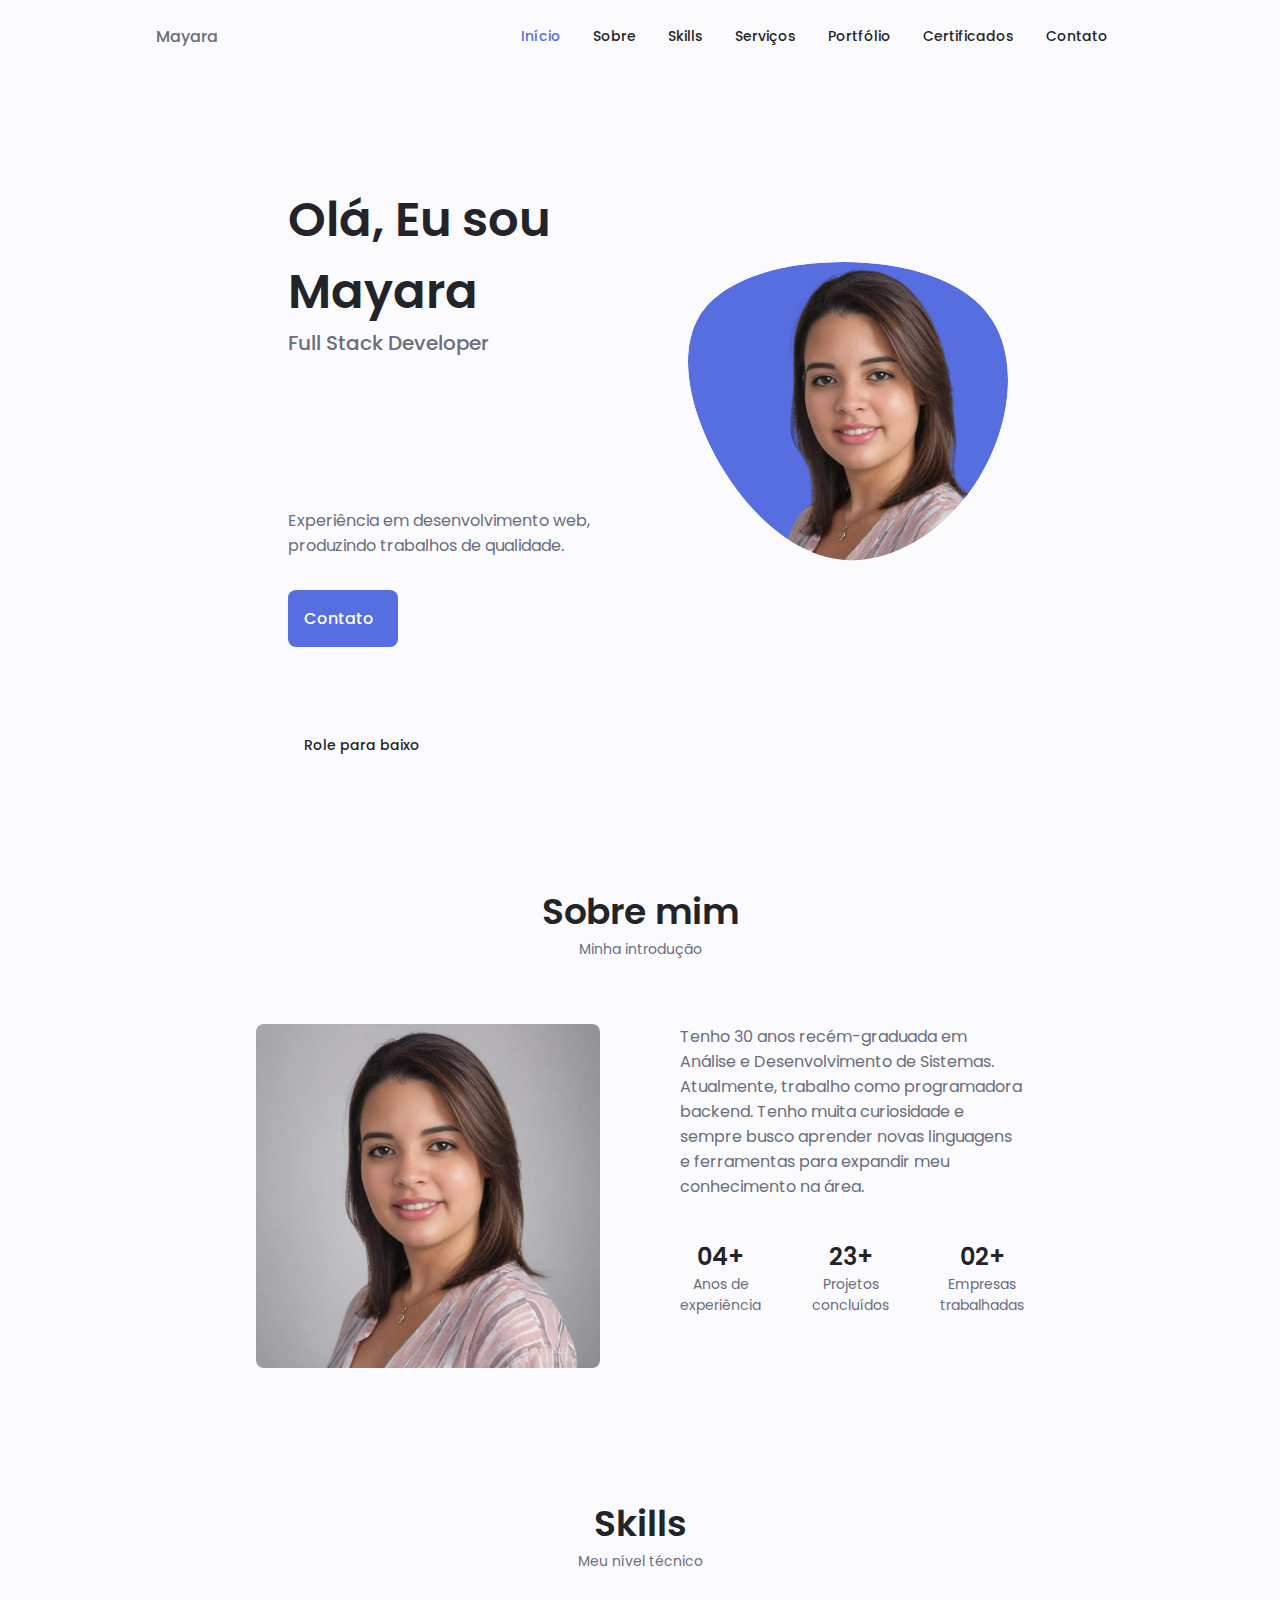
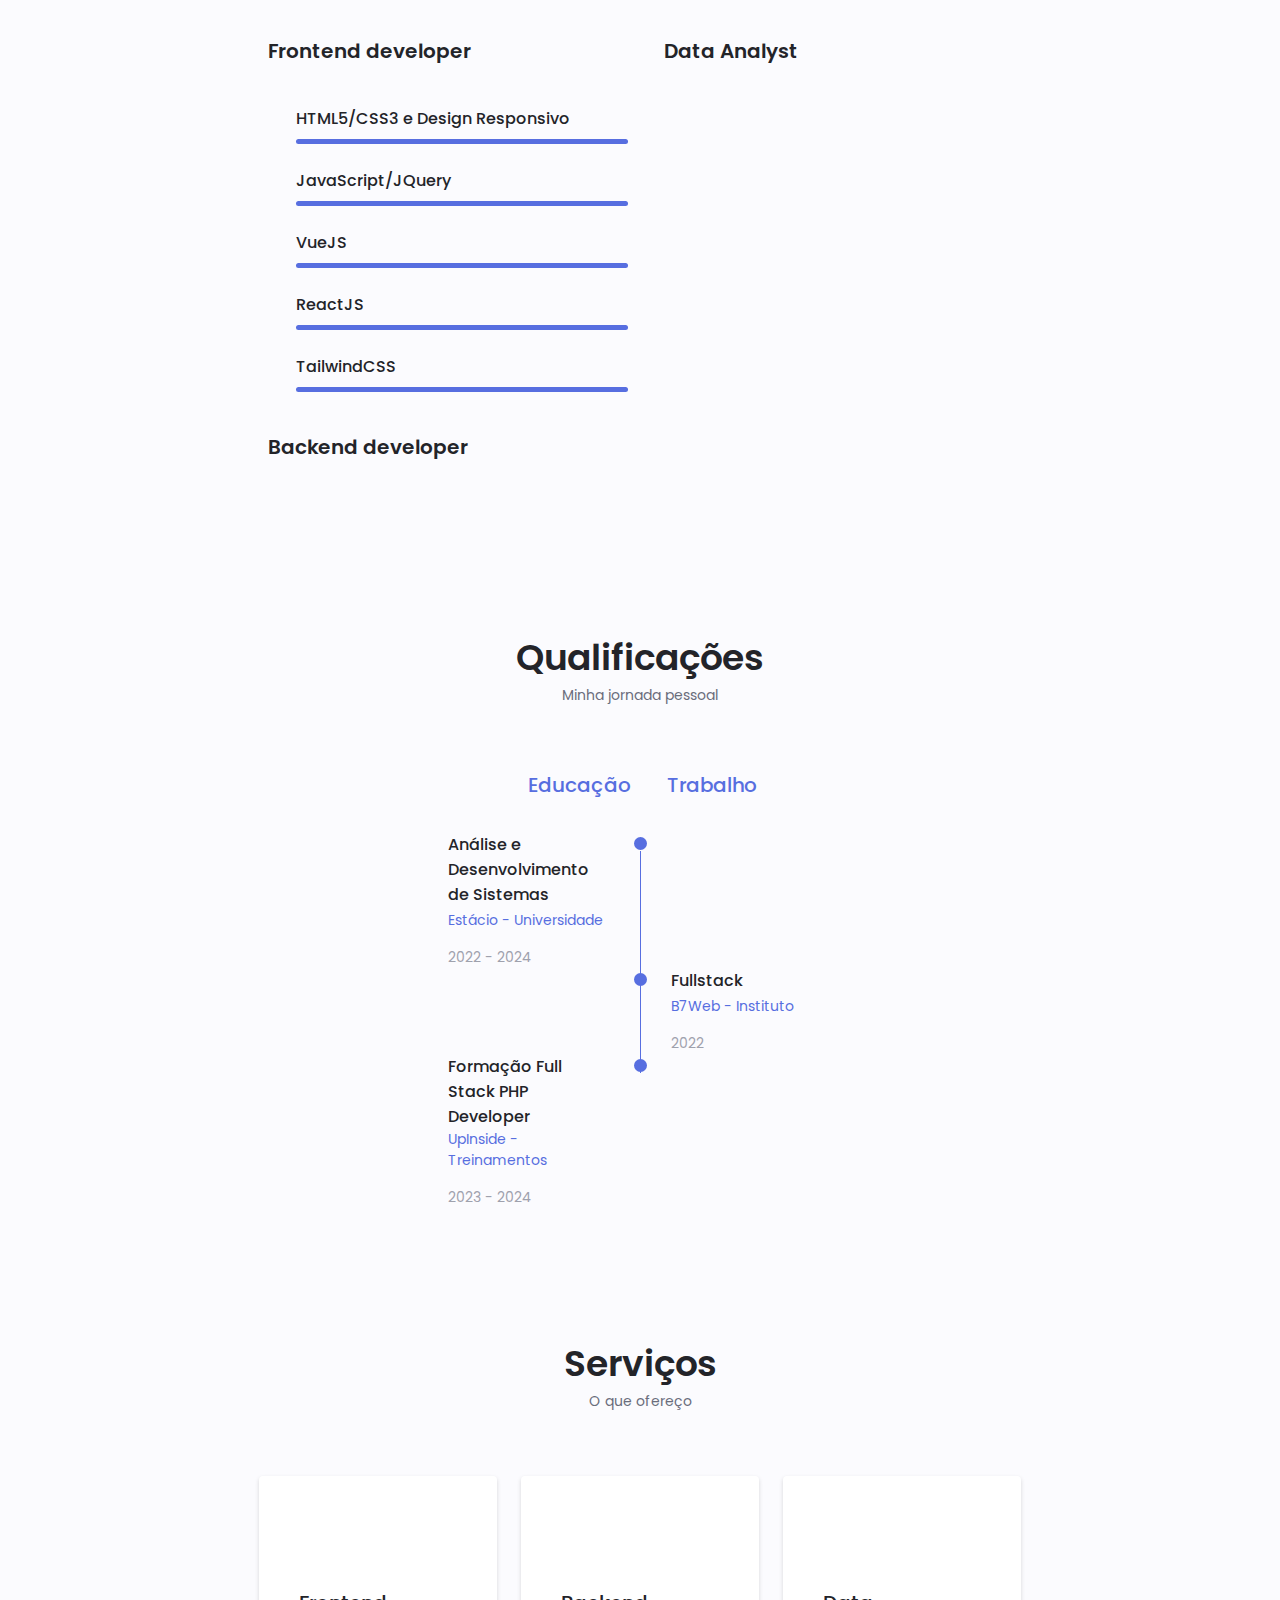
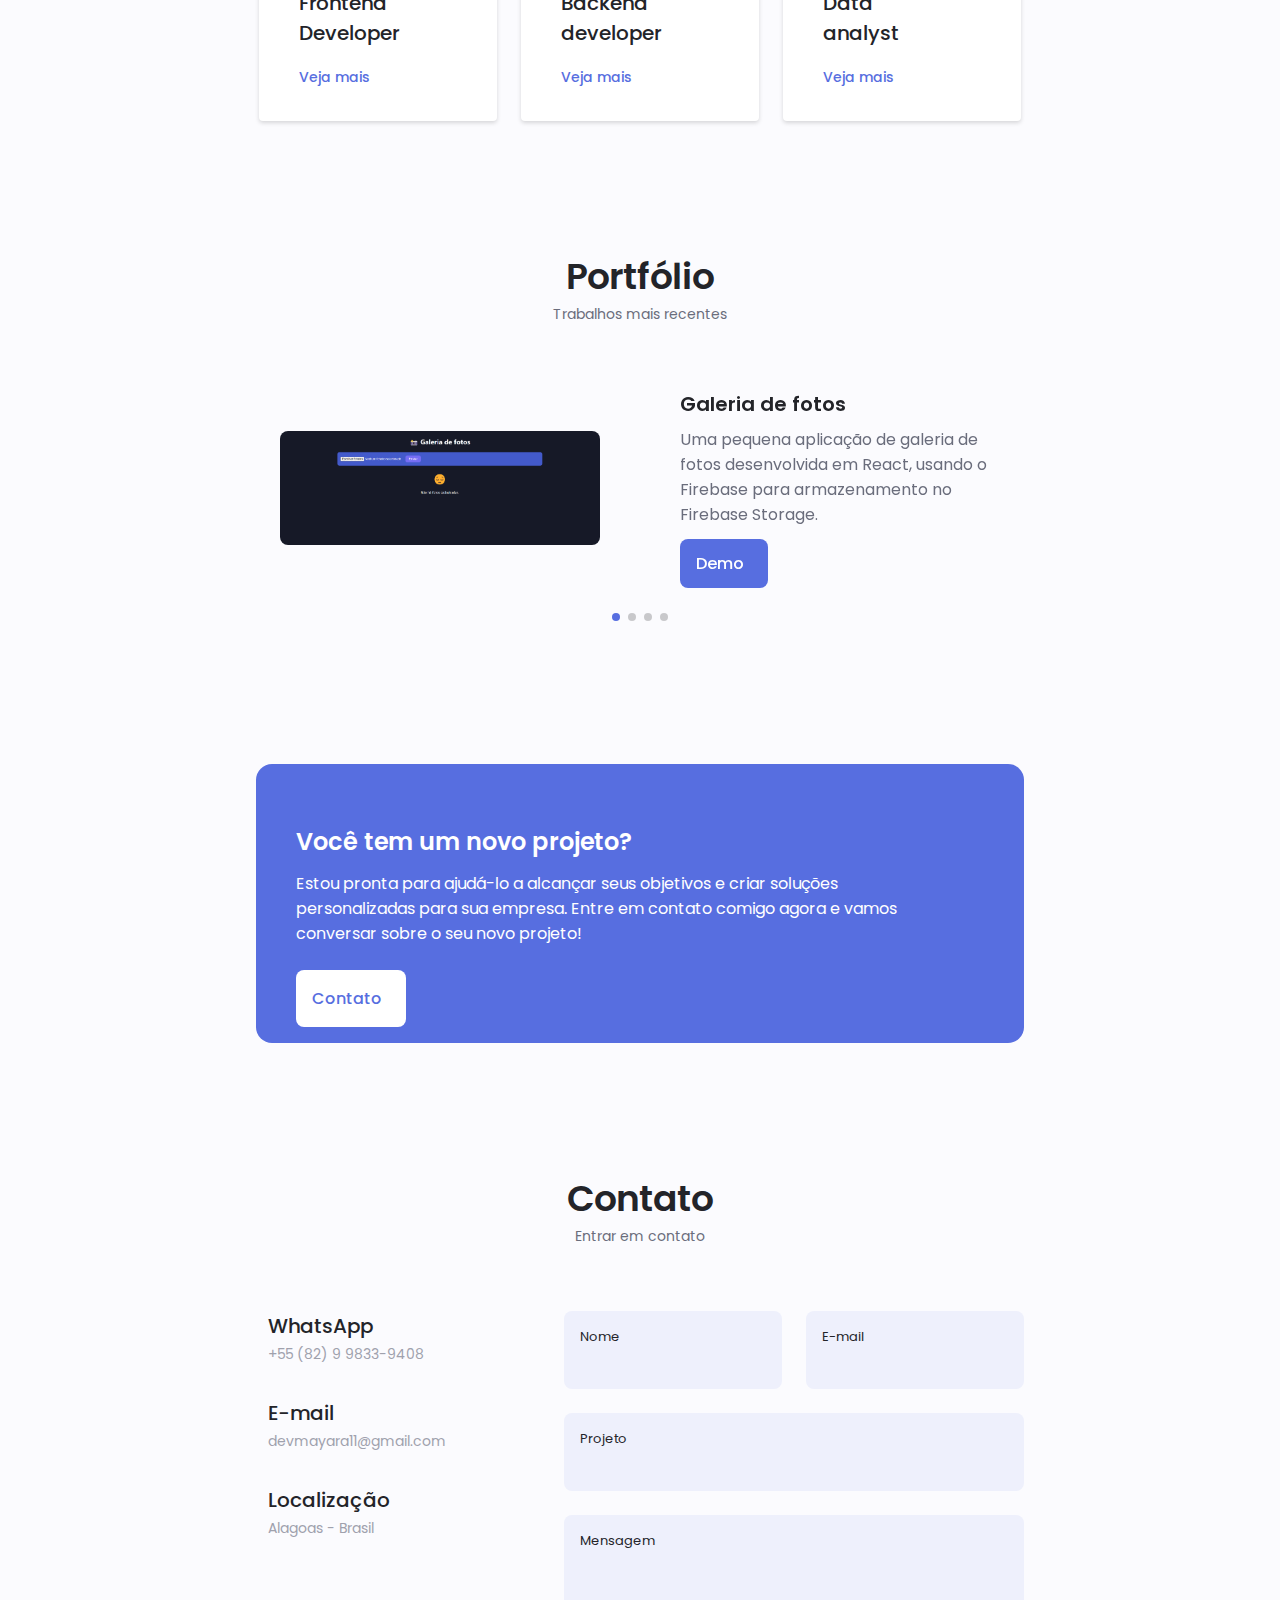
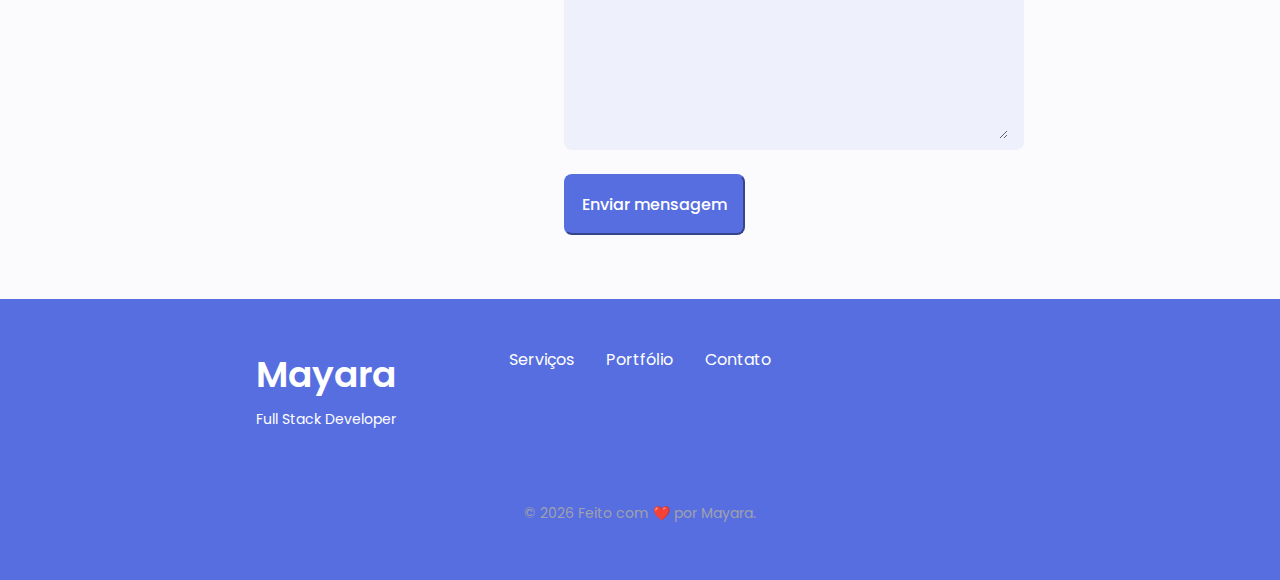
<file: index.html>
<!DOCTYPE html>
<html lang="pt-BR">
<head>
    <meta name="google-site-verification" content="_wXUs9ttT-hyVL7e1yBxZtF8plx0DL5mMshofgaExWY" />
    <meta charset="UTF-8">
    <meta http-equiv="X-UA-Compatible" content="IE=edge">
    <meta name="viewport" content="width=device-width, initial-scale=1.0">
    <link rel="shortcut icon" type="image/x-icon" href="assets/img/favicon-16x16.png">
    <link rel="stylesheet" href="https://unicons.iconscout.com/release/v3.0.6/css/line.css">
    <link rel="stylesheet" href="assets/css/swiper-bundle.min.css">
    <link rel="stylesheet" href="assets/css/styles.css">

    <title>Portfólio | Mayara Silva</title>
<body>
    
    <!--==================== HEADER ====================-->
    <header class="header" id="header">
        <nav class="nav container">
            <a href="#" class="nav__logo">Mayara</a>

            <div class="nav__menu" id="nav-menu">
                <ul class="nav__list grid">
                    <li class="nav__item">
                        <a href="#home" class="nav__link active-link">
                            <i class="uil uil-estate nav__icon"></i>Início
                        </a>
                    </li>
                    <li class="nav__item">
                        <a href="#about" class="nav__link">
                            <i class="uil uil-user nav__icon"></i>Sobre
                        </a>
                    </li>
                    <li class="nav__item">
                        <a href="#skills" class="nav__link">
                            <i class="uil uil-file-alt nav__icon"></i>Skills
                        </a>
                    </li>
                    <li class="nav__item">
                        <a href="#services" class="nav__link">
                            <i class="uil uil-briefcase-alt nav__icon"></i>Serviços
                        </a>
                    </li>
                    <li class="nav__item">
                        <a href="#portfolio" class="nav__link">
                            <i class="uil uil-scenery nav__icon"></i>Portfólio
                        </a>
                    </li>
                    <li class="nav__item">
                        <a href="assets/views/certificates.html" class="nav__link">
                            <i class="uil uil-trophy nav__icon"></i>Certificados
                        </a>
                    </li>
                    <li class="nav__item">
                        <a href="#contact" class="nav__link">
                            <i class="uil uil-message nav__icon"></i>Contato
                        </a>
                    </li>
                </ul>
                <i class="uil uil-times nav__close" id="nav-close"></i>
            </div>

            <div class="nav__btns">
                <!-- Theme change button -->
                <i class="uil uil-moon change-theme" id="theme-button"></i>

                <div class="nav__toggle" id="nav-toggle">
                    <i class="uil uil-list-ul"></i>
                </div>
            </div>
        </nav>
    </header>
    
    <!--==================== MAIN ====================-->
    <main class="main">
        <!--==================== HOME ====================-->
        <section class="home section" id="home">
            <div class="home__container container grid">
                <div class="home__content grid">
                    <div class="home__social">
                        <a href="https://www.linkedin.com/in/devmayara/" title="Linkedin" target="_blank" class="home__social-icon">
                            <i class="uil uil-linkedin-alt"></i>
                        </a>
                        <a href="https://github.com/devmayara" title="GitHub" target="_blank" class="home__social-icon">
                            <i class='uil uil-github-alt'></i>
                        </a>
                        <a href="https://www.instagram.com/devmayara/" title="Instagram" target="_blank" class="home__social-icon">
                            <i class='uil uil-instagram'></i>
                        </a>
                    </div>

                    <div class="home__img">
                        <svg class="home__blob" viewBox="0 0 200 187" xmlns="http://www.w3.org/2000/svg" xmlns:xlink="http://www.w3.org/1999/xlink">
                            <mask id="mask0" mask-type="alpha">
                                <path d="M190.312 36.4879C206.582 62.1187 201.309 102.826 182.328 134.186C163.346 165.547 
                                130.807 187.559 100.226 186.353C69.6454 185.297 41.0228 161.023 21.7403 129.362C2.45775 
                                97.8511 -7.48481 59.1033 6.67581 34.5279C20.9871 10.1032 59.7028 -0.149132 97.9666 
                                0.00163737C136.23 0.303176 174.193 10.857 190.312 36.4879Z"/>
                            </mask>
                            <g mask="url(#mask0)">
                                <path d="M190.312 36.4879C206.582 62.1187 201.309 102.826 182.328 134.186C163.346 
                                165.547 130.807 187.559 100.226 186.353C69.6454 185.297 41.0228 161.023 21.7403 
                                129.362C2.45775 97.8511 -7.48481 59.1033 6.67581 34.5279C20.9871 10.1032 59.7028 
                                -0.149132 97.9666 0.00163737C136.23 0.303176 174.193 10.857 190.312 36.4879Z"/>
                                
                                <image class="home__blob-img" x="12" y="0" xlink:href="assets/img/perfil.png"/>
                            </g>
                        </svg>
                    </div>

                    <div class="home__data">
                        <h1 class="home__title">Olá, Eu sou Mayara</h1>
                        <h3 class="home__subtitle">Full Stack Developer</h3>
                        <p class="home__description">
                            Experiência em desenvolvimento web, produzindo trabalhos de qualidade.
                        </p>
                        <a href="#contact" class="button button--flex">
                            Contato<i class="uil uil-message button__icon"></i>
                        </a>
                    </div>
                </div>

                <div class="home__scroll">
                    <a href="#about" class="home__scroll-button button--flex">
                        <i class="uil uil-mouse-alt home__scroll-mouse"></i>
                        <span class="home__scroll-name">Role para baixo</span>
                        <i class="uil uil-arrow-down home__scroll-arrow"></i>
                    </a>
                </div>
            </div>
        </section>

        <!--==================== ABOUT ====================-->
        <section class="about section" id="about">
            <h2 class="section__title">Sobre mim</h2>
            <span class="section__subtitle">Minha introdução</span>

            <div class="about__container container grid">
                <img src="assets/img/about.jpg" alt="" class="about__img">

                <div class="about__data">
                    <p class="about__description">
                        Tenho <span id="age"></span> anos recém-graduada em Análise e Desenvolvimento de Sistemas. Atualmente, trabalho como programadora backend. Tenho muita curiosidade e sempre busco aprender novas linguagens e ferramentas para expandir meu conhecimento na área.
                    </p>

                    <div class="about__info">
                        <div>
                            <span class="about__info-title">04+</span>
                            <span class="about__info-name">Anos de <br> experiência</span>
                        </div>

                        <div>
                            <span class="about__info-title">23+</span>
                            <span class="about__info-name">Projetos <br> concluídos</span>
                        </div>

                        <div>
                            <span class="about__info-title">02+</span>
                            <span class="about__info-name">Empresas <br> trabalhadas</span>
                        </div>
                    </div>

                    <!-- Trazer automaticamente do linkedin -->
                    <!-- <div class="about__buttons">
                        <a download="" href="assets/pdf/" class="button button--flex">
                            Download CV<i class="uil uil-download-alt button__icon"></i>
                        </a>
                    </div> -->
                </div>
            </div>
        </section>

        <!--==================== SKILLS ====================-->
        <section class="skills section" id="skills">
            <h2 class="section__title">Skills</h2>
            <span class="section__subtitle">Meu nível técnico</span>

            <div class="skills__container container grid">
                <div>
                    <!--==================== SKILL 1 ====================-->
                    <div class="skills__content skills__open">
                        <div class="skills__header">
                            <i class="uil uil-brackets-curly skills__icon"></i>

                            <div>
                                <h1 class="skills__title">Frontend developer</h1>
                                <!-- <span class="skills__subtitle">Mais de 0 anos</span> -->
                            </div>

                            <i class="uil uil-angle-down skills__arrow"></i>
                        </div>

                        <div class="skills__list grid">
                            <div class="skills__data">
                                <div class="skills__titles">
                                    <h3 class="skills__name">HTML5/CSS3 e Design Responsivo</h3>
                                </div>
                                <div class="skills_bar">
                                    <span class="skills__percentage skills__html"></span>
                                </div>
                            </div>
                            
                            <div class="skills__data">
                                <div class="skills__titles">
                                    <h3 class="skills__name">JavaScript/JQuery</h3>
                                </div>
                                <div class="skills_bar">
                                    <span class="skills__percentage skills__js"></span>
                                </div>
                            </div>
                            
                            <div class="skills__data">
                                <div class="skills__titles">
                                    <h3 class="skills__name">VueJS</h3>
                                </div>
                                <div class="skills_bar">
                                    <span class="skills__percentage skills__VueJS"></span>
                                </div>
                            </div>
                            
                            <div class="skills__data">
                                <div class="skills__titles">
                                    <h3 class="skills__name">ReactJS</h3>
                                </div>
                                <div class="skills_bar">
                                    <span class="skills__percentage skills__react"></span>
                                </div>
                            </div>
                            
                            <div class="skills__data">
                                <div class="skills__titles">
                                    <h3 class="skills__name">TailwindCSS</h3>
                                </div>
                                <div class="skills_bar">
                                    <span class="skills__percentage skills__tailwind"></span>
                                </div>
                            </div>
                        </div>
                    </div>
                    
                    <!--==================== SKILL 2 ====================-->
                    <div class="skills__content skills__close">
                        <div class="skills__header">
                            <i class="uil uil-server-network skills__icon"></i>

                            <div>
                                <h1 class="skills__title">Backend developer</h1>
                                <!-- <span class="skills__subtitle">Mais de 0 anos</span> -->
                            </div>

                            <i class="uil uil-angle-down skills__arrow"></i>
                        </div>

                        <div class="skills__list grid">
                            <div class="skills__data">
                                <div class="skills__titles">
                                    <h3 class="skills__name">PHP</h3>
                                </div>
                                <div class="skills_bar">
                                    <span class="skills__percentage skills__php"></span>
                                </div>
                            </div>
                            
                            <div class="skills__data">
                                <div class="skills__titles">
                                    <h3 class="skills__name">Laravel</h3>
                                </div>
                                <div class="skills_bar">
                                    <span class="skills__percentage skills__laravel"></span>
                                </div>
                            </div>
                            
                            <div class="skills__data">
                                <div class="skills__titles">
                                    <h3 class="skills__name">Yii2 Framework</h3>
                                </div>
                                <div class="skills_bar">
                                    <span class="skills__percentage skills__yii"></span>
                                </div>
                            </div>
                            
                            <div class="skills__data">
                                <div class="skills__titles">
                                    <h3 class="skills__name">NodeJS</h3>
                                </div>
                                <div class="skills_bar">
                                    <span class="skills__percentage skills__nodejs"></span>
                                </div>
                            </div>
                            
                            <div class="skills__data">
                                <div class="skills__titles">
                                    <h3 class="skills__name">API RESTful</h3>
                                </div>
                                <div class="skills_bar">
                                    <span class="skills__percentage skills__apirestfull"></span>
                                </div>
                            </div>
                        </div>
                    </div>
                </div>
                    
                <!--==================== SKILL 3 ====================-->
                <div class="skills__content skills__close">
                    <div class="skills__header">
                        <i class="uil uil-graph-bar skills__icon"></i>

                        <div>
                            <h1 class="skills__title">Data Analyst</h1>
                            <!-- <span class="skills__subtitle">Mais de 0 anos</span> -->
                        </div>

                        <i class="uil uil-angle-down skills__arrow"></i>
                    </div>

                    <div class="skills__list grid">
                        <div class="skills__data">
                            <div class="skills__titles">
                                <h3 class="skills__name">Estatísticas</h3>
                            </div>
                            <div class="skills_bar">
                                <span class="skills__percentage skills__estatística"></span>
                            </div>
                        </div>

                        <div class="skills__data">
                            <div class="skills__titles">
                                <h3 class="skills__name">Habilidade com MySQL, PostgreSQL e MongoDB.</h3>
                            </div>
                            <div class="skills_bar">
                                <span class="skills__percentage skills__mysql"></span>
                            </div>
                        </div>
                    </div>
                </div>
            </div>
        </section>

        <!--==================== QUALIFICATION ====================-->
        <section class="qualification section" id="qualification">
            <h2 class="section__title">Qualificações</h2>
            <span class="section__subtitle">Minha jornada pessoal</span>

            <div class="qualification__container container">
                <div class="qualification__tabs">
                    <div class="qualification__button button--flex qualification__active" data-target='#education'>
                        <i class="uil uil-graduation-cap qualification__icon"></i>
                        Educação
                    </div>

                    <div class="qualification__button button--flex" data-target='#work'>
                        <i class="uil uil-briefcase-alt qualification__icon"></i>
                        Trabalho
                    </div>
                </div>

                <div class="qualification__sections">
                    <!--==================== QUALIFICATION CONTENT 1 ====================-->
                    <div class="qualification__content qualification__active" data-content id="education">
                        <!--==================== QUALIFICATION 1 ====================-->
                        <div class="qualification__data">
                            <div>
                                <h3 class="qualification__title">Análise e Desenvolvimento de Sistemas</h3>
                                <span class="qualification__subtitle">Estácio - Universidade</span>
                                <div class="qualification__calendar">
                                    <i class="uil uil-calendar-alt"></i>
                                    2022 - 2024
                                </div>
                            </div>

                            <div>
                                <span class="qualification__rounder"></span>
                                <span class="qualification__line"></span>
                            </div>
                        </div>

                        <!--==================== QUALIFICATION 2 ====================-->
                        <div class="qualification__data">
                            <div></div>

                            <div>
                                <span class="qualification__rounder"></span>
                                <span class="qualification__line"></span>
                            </div>

                            <div>
                                <h3 class="qualification__title">Fullstack</h3>
                                <span class="qualification__subtitle">B7Web - Instituto</span>
                                <div class="qualification__calendar">
                                    <i class="uil uil-calendar-alt"></i>
                                    2022
                                </div>
                            </div>
                        </div>

                        <!--==================== QUALIFICATION 3 ====================-->
                        <div class="qualification__data">
                            <div>
                                <h3 class="qualification__title">Formação Full Stack PHP Developer</h3>
                                <span class="qualification__subtitle">UpInside - Treinamentos</span>
                                <div class="qualification__calendar">
                                    <i class="uil uil-calendar-alt"></i>
                                    2023 - 2024
                                </div>
                            </div>

                            <div>
                                <span class="qualification__rounder"></span>
                                <!-- <span class="qualification__line"></span> -->
                            </div>
                        </div>
                    </div>

                    <!--==================== QUALIFICATION CONTENT 2 ====================-->
                    <div class="qualification__content" data-content id="work">
                        <!--==================== QUALIFICATION 1 ====================-->
                        <div class="qualification__data">
                            <div>
                                <h3 class="qualification__title">Auxiliar de Programador</h3>
                                <span class="qualification__subtitle">YanTec - Alagoas</span>
                                <div class="qualification__calendar">
                                    <i class="uil uil-calendar-alt"></i>
                                    2021 - 2022
                                </div>
                            </div>

                            <div>
                                <span class="qualification__rounder"></span>
                                <span class="qualification__line"></span>
                            </div>
                        </div>
                        <!--==================== QUALIFICATION 2 ====================-->
                        <div class="qualification__data">
                            <div></div>

                            <div>
                                <span class="qualification__rounder"></span>
                                <!-- <span class="qualification__line"></span> -->
                            </div>

                            <div>
                                <h3 class="qualification__title">Programadora Backend</h3>
                                <span class="qualification__subtitle">id5 - Alagoas</span>
                                <div class="qualification__calendar">
                                    <i class="uil uil-calendar-alt"></i>
                                    2022
                                </div>
                            </div>
                        </div>
                    </div>
                </div>
            </div>
        </section>

        <!--==================== SERVICES ====================-->
        <section class="services section" id="services">
            <h2 class="section__title">Serviços</h2>
            <span class="section__subtitle">O que ofereço</span>
            
            <div class="services__container container grid">
                <!--==================== SERVICE 1 ====================-->
                <div class="services__content">
                    <div>
                        <i class="uil uil-brackets-curly services__icon"></i>
                        <h3 class="services__title">Frontend <br> Developer</h3>
                    </div>

                    <span class="button button--flex button--small button--link services__button">
                        Veja mais
                        <i class="uil uil-arrow-right button__icon"></i>
                    </span>

                    <div class="services__modal">
                        <div class="services__modal-content">
                            <h4 class="services__modal-title">Frontend <br> Developer</h4>
                            <i class="uil uil-times services__modal-close"></i>

                            <ul class="services__modal-services grid">
                                <li class="services__modal-service">
                                    <i class="uil uil-check-circle services__modal-icon"></i>
                                    <p>Eu desenvolvo a interface do usuário.</p>
                                </li>
                                <li class="services__modal-service">
                                    <i class="uil uil-check-circle services__modal-icon"></i>
                                    <p>Desenvolvimento de página web.</p>
                                </li>
                                <li class="services__modal-service">
                                    <i class="uil uil-check-circle services__modal-icon"></i>
                                    <p>Crio interações.</p>
                                </li>
                                <li class="services__modal-service">
                                    <i class="uil uil-check-circle services__modal-icon"></i>
                                    <p>Posiciono a marca da sua empresa.</p>
                                </li>
                            </ul>
                        </div>
                    </div>
                </div>
                
                <!--==================== SERVICE 2 ====================-->
                <div class="services__content">
                    <div>
                        <i class="uil uil-server-network services__icon"></i>
                        <h3 class="services__title">Backend <br> developer</h3>
                    </div>

                    <span class="button button--flex button--small button--link services__button">
                        Veja mais
                        <i class="uil uil-arrow-right button__icon"></i>
                    </span>

                    <div class="services__modal">
                        <div class="services__modal-content">
                            <h4 class="services__modal-title">Backend <br> developer</h4>
                            <i class="uil uil-times services__modal-close"></i>

                            <ul class="services__modal-services grid">
                                <li class="services__modal-service">
                                    <i class="uil uil-check-circle services__modal-icon"></i>
                                    <p>Crio APIs e integrações com outras plataformas e serviços.</p>
                                </li>
                                <li class="services__modal-service">
                                    <i class="uil uil-check-circle services__modal-icon"></i>
                                    <p>Gerenciamento e armazenamento de dados.</p>
                                </li>
                                <li class="services__modal-service">
                                    <i class="uil uil-check-circle services__modal-icon"></i>
                                    <p>Solução de problemas e resolução de bugs.</p>
                                </li>
                                <li class="services__modal-service">
                                    <i class="uil uil-check-circle services__modal-icon"></i>
                                    <p>Implementação de tecnologias.</p>
                                </li>
                            </ul>
                        </div>
                    </div>
                </div>

                <!--==================== SERVICES 3 ====================-->
                <div class="services__content">
                    <div>
                        <i class="uil uil-graph-bar services__icon"></i>
                        <h3 class="services__title">Data <br> analyst</h3>
                    </div>

                    <span class="button button--flex button--small button--link services__button">
                        Veja mais
                        <i class="uil uil-arrow-right button__icon"></i>
                    </span>

                    <div class="services__modal">
                        <div class="services__modal-content">
                            <h4 class="services__modal-title">Data <br> analyst</h4>
                            <i class="uil uil-times services__modal-close"></i>

                            <ul class="services__modal-services grid">
                                <li class="services__modal-service">
                                    <i class="uil uil-check-circle services__modal-icon"></i>
                                    <p>Coleta, limpeza e organização de dados.</p>
                                </li>
                                <li class="services__modal-service">
                                    <i class="uil uil-check-circle services__modal-icon"></i>
                                    <p>Criação de visualizações de dados.</p>
                                </li>
                                <li class="services__modal-service">
                                    <i class="uil uil-check-circle services__modal-icon"></i>
                                    <p>Preparação de relatórios e apresentações.</p>
                                </li>
                            </ul>
                        </div>
                    </div>
                </div>
            </div>
        </section>

        <!--==================== PORTFOLIO ====================-->
        <section class="portfolio section" id="portfolio">
            <h2 class="section__title">Portfólio</h2>
            <span class="section__subtitle">Trabalhos mais recentes</span>
            
            <div class="portfolio__container container swiper-container">
                <div class="swiper-wrapper">
                    <!--==================== PORTFOLIO 1 ====================-->
                    <div class="portfolio__content grid swiper-slide">
                        <img src="assets/img/portfolio1.png" alt="" class="portfolio__img">

                        <div class="portfolio__data">
                            <h3 class="portfolio__title">Galeria de fotos</h3>
                            <p class="portfolio__description">
                                Uma pequena aplicação de galeria de fotos desenvolvida em React, usando o Firebase para armazenamento no Firebase Storage.
                            </p>
                            <a href="https://web-gallery-react.vercel.app/" target="_blank" class="button button--flex button--small portfolio__button">
                                Demo
                                <i class="uil uil-arrow-right button__icon"></i>
                            </a>
                        </div>
                    </div>
                    
                    <!--==================== PORTFOLIO 4 ====================-->
                    <div class="portfolio__content grid swiper-slide">
                        <img src="assets/img/portfolio4.png" alt="" class="portfolio__img">

                        <div class="portfolio__data">
                            <h3 class="portfolio__title">Starbuks</h3>
                            <p class="portfolio__description">
                                Site adaptável a todos os dispositivos, com componentes de interface do usuário e interações animadas.
                            </p>
                            <a href="https://devmayara.github.io/frontend-starbucks/" target="_blank" class="button button--flex button--small portfolio__button">
                                Demo
                                <i class="uil uil-arrow-right button__icon"></i>
                            </a>
                        </div>
                    </div>

                    <!--==================== PORTFOLIO 2 ====================-->
                    <div class="portfolio__content grid swiper-slide">
                        <img src="assets/img/portfolio2.png" alt="" class="portfolio__img">

                        <div class="portfolio__data">
                            <h3 class="portfolio__title">Site Moderno</h3>
                            <p class="portfolio__description">
                                Site adaptável a todos os dispositivos, com componentes de interface do usuário.
                            </p>
                            <a href="https://devmayara.github.io/frontend-awax/" target="_blank" class="button button--flex button--small portfolio__button">
                                Demo
                                <i class="uil uil-arrow-right button__icon"></i>
                            </a>
                        </div>
                    </div>
                    
                    <!--==================== PORTFOLIO 3 ====================-->
                    <div class="portfolio__content grid swiper-slide">
                        <img src="assets/img/portfolio3.png" alt="" class="portfolio__img">

                        <div class="portfolio__data">
                            <h3 class="portfolio__title">Site Canil</h3>
                            <p class="portfolio__description">
                                Website personalizado para um canil, fornecendo informações sobre cães, e a possibilidade de adquirir filhotes.
                            </p>
                            <a href="https://canil.up.railway.app/" target="_blank" class="button button--flex button--small portfolio__button">
                                Demo
                                <i class="uil uil-arrow-right button__icon"></i>
                            </a>
                        </div>
                    </div>
                </div> 

                <!-- Add Arrows -->
                <div class="swiper-button-next">
                    <i class="uil uil-angle-right-b swiper-portfolio-icon"></i>
                </div>
                <div class="swiper-button-prev">
                    <i class="uil uil-angle-left-b swiper-portfolio-icon"></i>
                </div>

                <!-- Add Pagination -->
                <div class="swiper-pagination"></div>
            </div>
        </section>

        <!-- ==================== PROJECT IN MIND ==================== -->
        <section class="project section">
            <div class="project__bg">
                <div class="project__container container grid">
                    <div class="project__data">
                        <h2 class="project__title">Você tem um novo projeto?</h2>
                        <p class="project__description">
                            Estou pronta para ajudá-lo a alcançar seus objetivos e criar soluções personalizadas para sua empresa. Entre em contato comigo agora e vamos conversar sobre o seu novo projeto!
                        </p>
                        <a href="#contact" class="button button--flex button--white">
                            Contato
                            <i class="uil uil-message project__icon button__icon"></i>
                        </a>
                    </div>

                    <!-- <img src="assets/img/project.png" alt="" class="project__img"> -->
                </div>
            </div>
        </section>

        <!--==================== CONTACT ME ====================-->
        <section class="contact section" id="contact">
            <h2 class="section__title">Contato</h2>
            <span class="section__subtitle">Entrar em contato</span>

            <div class="contact__container container grid">
                <div>
                    <a href="https://api.whatsapp.com/send?phone=5582998339408&text=Ol%C3%A1%20Mayara!" target="_blank">
                        <div class="contact__information">
                            <i class="uil uil-whatsapp contact__icon"></i>
                            <div>
                                <h3 class="contact__title">WhatsApp</h3>
                                <span class="contact__subtitle">+55 (82) 9 9833-9408</span>
                            </div>
                        </div>
                    </a>
                    
                    <div class="contact__information">
                        <i class="uil uil-envelope contact__icon"></i>

                        <div>
                            <h3 class="contact__title">E-mail</h3>
                            <span class="contact__subtitle">devmayara11@gmail.com</span>
                        </div>
                    </div>
                    
                    <div class="contact__information">
                        <i class="uil uil-map-marker contact__icon"></i>

                        <div>
                            <h3 class="contact__title">Localização</h3>
                            <span class="contact__subtitle">Alagoas - Brasil</span>
                        </div>
                    </div>
                </div>

                <form action="https://api.staticforms.xyz/submit" method="post" class="contact__form grid">
                    <div class="contact__inputs grid">
                        <div class="contact__content">
                            <label for="" class="contact__label">Nome</label>
                            <input type="text" name="name" class="contact__input" required autocomplete="off">
                        </div>
                        
                        <div class="contact__content">
                            <label for="" class="contact__label">E-mail</label>
                            <input type="email" name="email" class="contact__input" required autocomplete="off">
                        </div>
                    </div>
                    <div class="contact__content">
                        <label for="" class="contact__label">Projeto</label>
                        <input type="text" name="$subject" class="contact__input" required autocomplete="off">
                    </div>
                    <div class="contact__content">
                        <label for="" class="contact__label">Mensagem</label>
                        <textarea name="message" id="" cols="0" rows="7" class="contact__input" required autocomplete="off"></textarea>
                    </div>

                    <div>
                        <input type="submit" value="Enviar mensagem" />
                    </div>

                    <input type="hidden" name="accessKey" value="0ec871e8-1d8a-41ae-a074-66814150ab55"> <!-- Required -->
                    <input type="hidden" name="redirectTo" value="https://devmayara.github.io/assets/views/success.html"> <!-- Optional -->
                </form>
            </div>
        </section>
    </main>
    
    <!--==================== FOOTER ====================-->
    <footer class="footer">
        <div class="footer__bg">
            <div class="footer__container container grid">
                <div>
                    <h1 class="footer__title">Mayara</h1>
                    <span class="footer__subtitle">Full Stack Developer</span>
                </div>
                <ul class="footer__links">
                    <li>
                        <a href="#services" class="footer__link">Serviços</a>
                    </li>
                    <li>
                        <a href="#portfolio" class="footer__link">Portfólio</a>
                    </li>
                    <li>
                        <a href="#contact" class="footer__link">Contato</a>
                    </li>
                </ul>

                <div class="footer__socials">
                    <a href="https://www.linkedin.com/in/devmayara/" title="Linkedin" target="_blank" class="footer__social">
                        <i class='uil uil-linkedin-alt'></i>
                    </a>
                    <a href="https://www.t.me/devmayara" title="Telegram" target="_blank" class="footer__social">
                        <i class='uil uil-telegram-alt'></i>
                    </a>
                    <a href="https://github.com/devmayara" title="GitHub" target="_blank" class="footer__social">
                        <i class='uil uil-github-alt'></i>
                    </a>
                    <a href="https://www.instagram.com/devmayara/" title="Instagram" target="_blank" class="footer__social">
                        <i class='uil uil-instagram'></i>
                    </a>
                </div>
            </div>

            <p class="footer__copy">
                &#169; 
                <script>document.write(new Date().getFullYear())</script> 
                Feito com ❤️ por 
                <a href="https://github.com/devmayara" target="_blank" class="footer__copy">Mayara.</a>
            </p>
        </div>
    </footer>
  
    <!--==================== SCROLL TOP ====================-->
    <a href="#" class="scrollup" id="scroll-up">
        <i class="uil uil-arrow-up scrollup__icon"></i>
    </a>

    <!--==================== SWIPER JS ====================-->
    <script src="assets/js/swiper-bundle.min.js"></script>

    <!--==================== INDEX JS ====================-->
    <script src="assets/js/index.js"></script>

    <!-- Google tag (gtag.js) -->
    <script async src="https://www.googletagmanager.com/gtag/js?id=G-KYEXDFRLH6"></script>
    <script>
      window.dataLayer = window.dataLayer || [];
      function gtag(){dataLayer.push(arguments);}
      gtag('js', new Date());

      gtag('config', 'G-KYEXDFRLH6');
    </script>
</body>
</html>
</file>
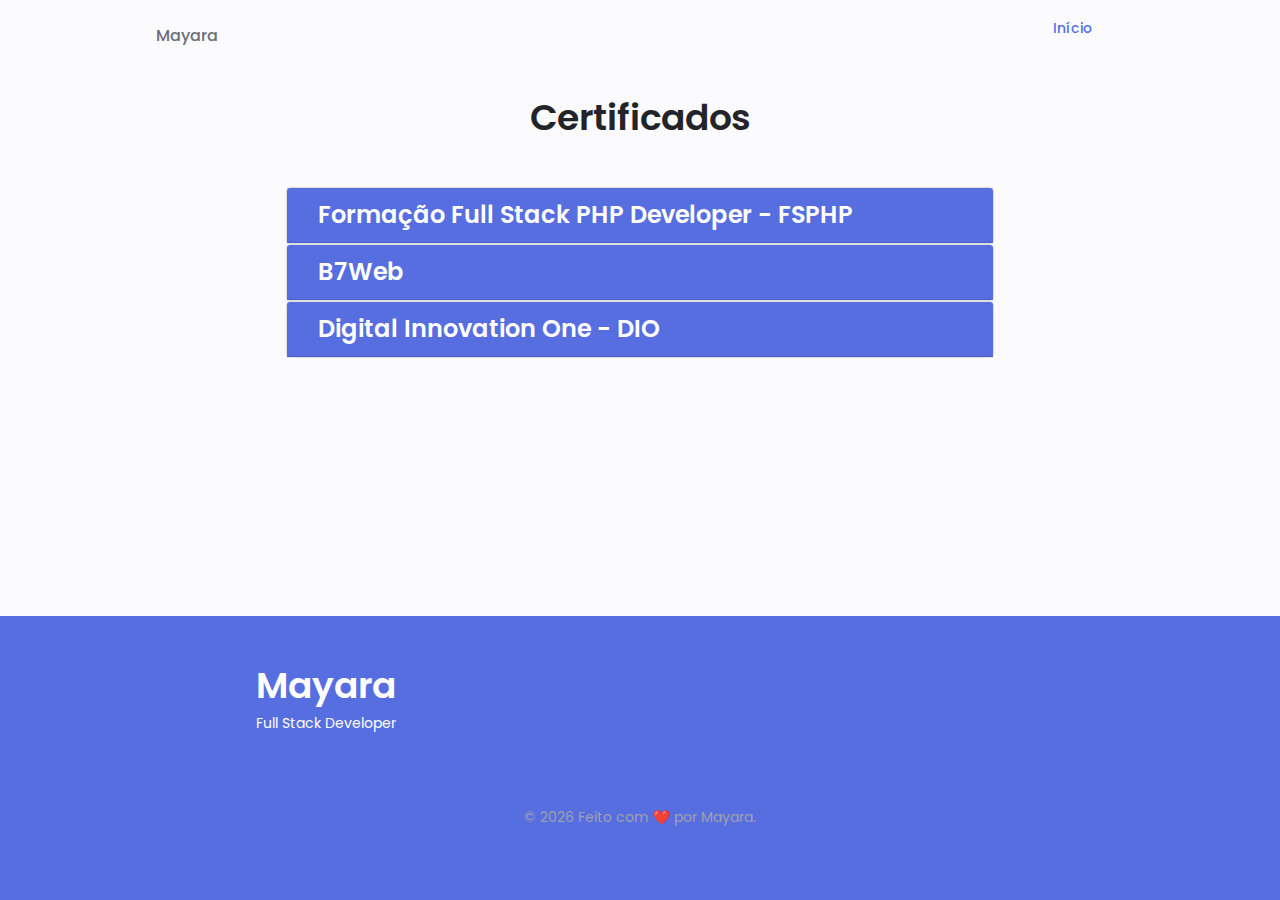
<file: assets/views/certificates.html>
<!DOCTYPE html>
<html lang="pt-br">
<head>
    <meta charset="UTF-8">
    <meta http-equiv="X-UA-Compatible" content="IE=edge">
    <meta name="viewport" content="width=device-width, initial-scale=1.0">
    <link rel="shortcut icon" type="image/x-icon" href="../img/favicon-16x16.png">
    <link rel="stylesheet" href="https://unicons.iconscout.com/release/v3.0.6/css/line.css">
    <link rel="stylesheet" href="https://stackpath.bootstrapcdn.com/bootstrap/4.1.3/css/bootstrap.min.css">
    <link rel="stylesheet" href="../css/swiper-bundle.min.css">
    <link rel="stylesheet" href="../css/styles.css">

    <title>Certificados | Mayara Silva</title>
</head>
<body>
    <!--==================== HEADER ====================-->
    <header class="header" id="header">
        <nav class="nav container">
            <a href="#" class="nav__logo">Mayara</a>

            <div class="nav__menu" id="nav-menu">
                <ul class="nav__list grid">
                    <li class="nav__item">
                        <a href="/" class="nav__link active-link">
                            <i class="uil uil-estate nav__icon"></i>Início
                        </a>
                    </li>
                </ul>
                <i class="uil uil-times nav__close" id="nav-close"></i>
            </div>

            <div class="nav__btns">
                <!-- Theme change button -->
                <i class="uil uil-moon change-theme" id="theme-button"></i>

                <div class="nav__toggle" id="nav-toggle">
                    <i class="uil uil-list-ul"></i>
                </div>
            </div>
        </nav>
    </header>

    <!--==================== MAIN ====================-->
    <main class="main">

        <!--==================== CERTIFICADOS 1 ====================-->
        <section class="certificados section" id="certificados">
            <h1 class="section__title">Certificados</h1>

            <div class="container mt-5">
                <div class="col-md-12 mb-5">
                    <div class="accordion" id="accordionExample">
                        <div class="card">
                            <div class="card-header btn btn-link" type="button" data-toggle="collapse" data-target="#collapseOne" aria-expanded="true" aria-controls="collapseOne" id="headingOne" style="display: flex; align-items: center;">
                                <i class="uil uil-angle-down" style="color: white; margin: 5px; font-size: 20px"></i>

                                <h4 class="mb-0">
                                    Formação Full Stack PHP Developer - FSPHP
                                </h4>
                            </div>
                
                            <div id="collapseOne" class="collapse" aria-labelledby="headingOne" data-parent="#accordionExample">
                                <div class="card-body" id="certificados-fsphp"></div>
                            </div>
                        </div>
                        <div class="card">
                            <div class="card-header btn btn-link collapsed" type="button" data-toggle="collapse" data-target="#collapseTwo" aria-expanded="false" aria-controls="collapseTwo" id="headingTwo" style="display: flex; align-items: center;">
                                <i class="uil uil-angle-down" style="color: white; margin: 5px; font-size: 20px"></i>

                                <h4 class="mb-0">
                                    B7Web
                                </h4>
                            </div>
                            <div id="collapseTwo" class="collapse" aria-labelledby="headingTwo" data-parent="#accordionExample">
                                <div class="card-body" id="certificados-b7web"></div>
                            </div>
                        </div>
                        <div class="card">
                            <div class="card-header btn btn-link collapsed" type="button" data-toggle="collapse" data-target="#collapseThree" aria-expanded="false" aria-controls="collapseThree" id="headingThree" style="display: flex; align-items: center;">
                                <i class="uil uil-angle-down" style="color: white; margin: 5px; font-size: 20px"></i>

                                <h4 class="mb-0">
                                    Digital Innovation One - DIO
                                </h4>
                            </div>
                            <div id="collapseThree" class="collapse" aria-labelledby="headingThree" data-parent="#accordionExample">
                                <div class="card-body" id="certificados-dio"></div>
                            </div>
                        </div>
                    </div>
                </div>
            </div>
        </section>

    </main>

    <!--==================== FOOTER ====================-->
    <footer class="footer">
        <div class="footer__bg">
            <div class="footer__container container grid">
                <div>
                    <h1 class="footer__title">Mayara</h1>
                    <span class="footer__subtitle">Full Stack Developer</span>
                </div>

                <div class="footer__socials">
                    <a href="https://www.linkedin.com/in/devmayara/" title="Linkedin" target="_blank" class="footer__social">
                        <i class='uil uil-linkedin-alt'></i>
                    </a>
                    <a href="https://www.t.me/devmayara" title="Telegram" target="_blank" class="footer__social">
                        <i class='uil uil-telegram-alt'></i>
                    </a>
                    <a href="https://github.com/devmayara" title="GitHub" target="_blank" class="footer__social">
                        <i class='uil uil-github-alt'></i>
                    </a>
                    <a href="https://www.instagram.com/devmayara/" title="Instagram" target="_blank" class="footer__social">
                        <i class='uil uil-instagram'></i>
                    </a>
                </div>
            </div>

            <p class="footer__copy">
                &#169; 
                <script>document.write(new Date().getFullYear())</script> 
                Feito com ❤️ por 
                <a href="https://github.com/devmayara" target="_blank" class="footer__copy">Mayara.</a>
            </p>
        </div>
    </footer>

    <!--==================== SWIPER JS ====================-->
    <script src="../js/swiper-bundle.min.js"></script>

    <!--==================== INDEX JS ====================-->
    <script src="../js/index.js"></script>

    <!--==================== CERTIFICATES JS ====================-->
    <script src="../js/certificates.js"></script>

    <!--==================== jQuery JS ====================-->
    <script src="https://code.jquery.com/jquery-3.3.1.slim.min.js"></script>
    <!--==================== Popper JS ====================-->
    <script src="https://cdnjs.cloudflare.com/ajax/libs/popper.js/1.14.3/umd/popper.min.js"></script>
    <!--==================== Bootstrap JS ====================-->
    <script src="https://stackpath.bootstrapcdn.com/bootstrap/4.1.3/js/bootstrap.min.js"></script>
</body>
</html>
</file>
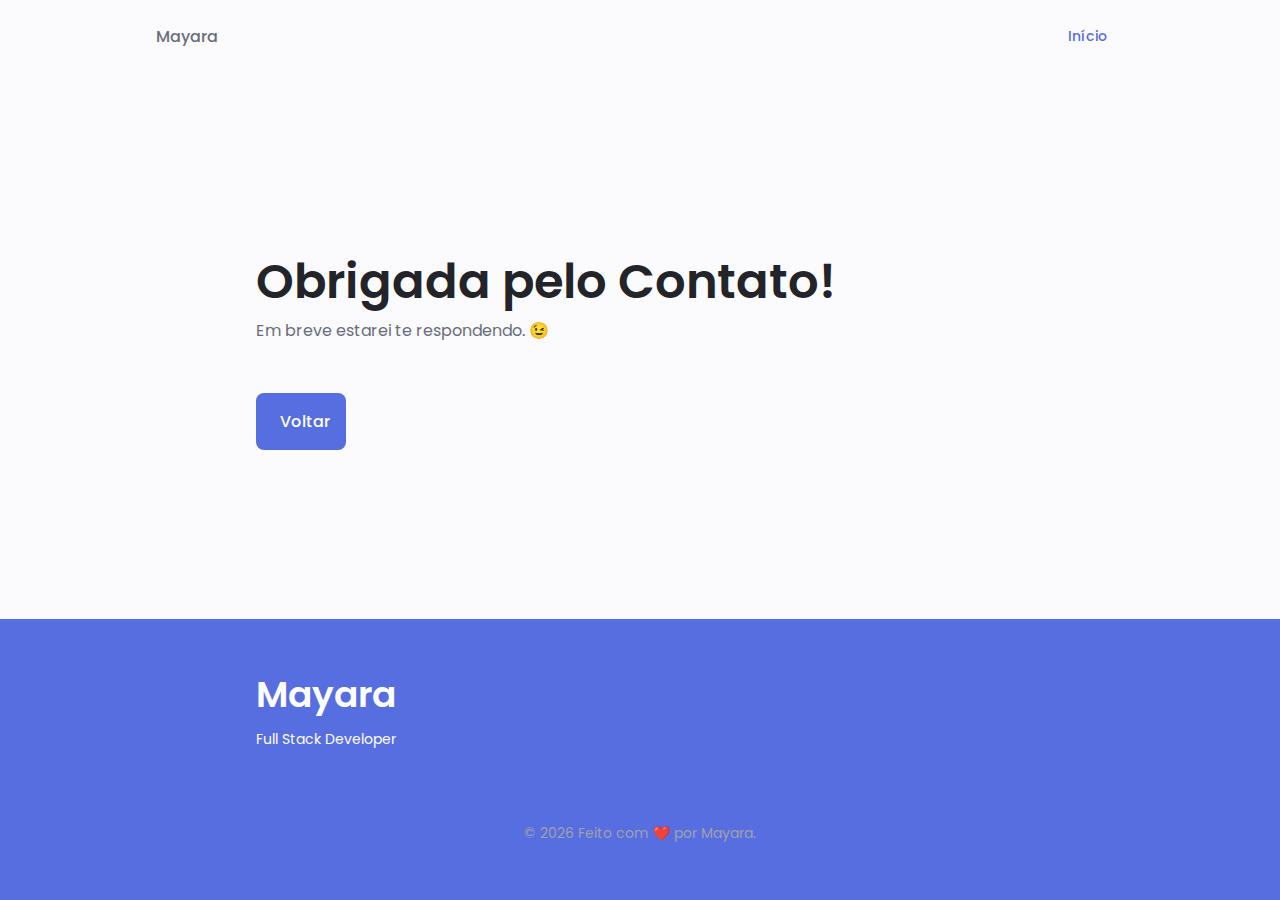
<file: assets/views/success.html>
<!DOCTYPE html>
<html lang="pt-br">
<head>
    <meta charset="UTF-8">
    <meta http-equiv="X-UA-Compatible" content="IE=edge">
    <meta name="viewport" content="width=device-width, initial-scale=1.0">
    <link rel="shortcut icon" type="image/x-icon" href="../img/favicon-16x16.png">

    <!--==================== UNICONS ====================-->
    <link rel="stylesheet" href="https://unicons.iconscout.com/release/v3.0.6/css/line.css">
    
    <!--==================== SWIPER CSS ====================-->
    <link rel="stylesheet" href="../css/swiper-bundle.min.css">
    
    <!--==================== CSS ====================-->
    <link rel="stylesheet" href="../css/styles.css">

    <title>Portfólio | Mayara Silva</title>
</head>
<body>
    <!--==================== HEADER ====================-->
    <header class="header" id="header">
        <nav class="nav container">
            <a href="#" class="nav__logo">Mayara</a>

            <div class="nav__menu" id="nav-menu">
                <ul class="nav__list grid">
                    <li class="nav__item">
                        <a href="/" class="nav__link active-link">
                            <i class="uil uil-estate nav__icon"></i>Início
                        </a>
                    </li>
                </ul>
                <i class="uil uil-times nav__close" id="nav-close"></i>
            </div>

            <div class="nav__btns">
                <!-- Theme change button -->
                <i class="uil uil-moon change-theme" id="theme-button"></i>

                <div class="nav__toggle" id="nav-toggle">
                    <i class="uil uil-list-ul"></i>
                </div>
            </div>
        </nav>
    </header>

    <!--==================== MAIN ====================-->
    <main class="main">
        <!--==================== HOME ====================-->
        <section class="home section" id="home">
            <div class="home__container container grid" style="height: 30vh; margin-top: 150px;">

                <div class="home__data">
                    <h1 class="home__title">Obrigada pelo Contato!</h1>
                    <p>Em breve estarei te respondendo. &#x1F609; </p> <br><br>
                    <a href="/" class="button button--flex ">
                        <i class="uil uil-arrow-left button__icon"></i> Voltar
                    </a>
                </div>
            </div>
        </section>
    </main>

    <!--==================== FOOTER ====================-->
    <footer class="footer">
        <div class="footer__bg">
            <div class="footer__container container grid">
                <div>
                    <h1 class="footer__title">Mayara</h1>
                    <span class="footer__subtitle">Full Stack Developer</span>
                </div>

                <div class="footer__socials">
                    <a href="https://www.linkedin.com/in/devmayara/" title="Linkedin" target="_blank" class="footer__social">
                        <i class='uil uil-linkedin-alt'></i>
                    </a>
                    <a href="https://www.t.me/devmayara" title="Telegram" target="_blank" class="footer__social">
                        <i class='uil uil-telegram-alt'></i>
                    </a>
                    <a href="https://github.com/devmayara" title="GitHub" target="_blank" class="footer__social">
                        <i class='uil uil-github-alt'></i>
                    </a>
                    <a href="https://www.instagram.com/devmayara/" title="Instagram" target="_blank" class="footer__social">
                        <i class='uil uil-instagram'></i>
                    </a>
                </div>
            </div>

            <p class="footer__copy">
                &#169; 
                <script>document.write(new Date().getFullYear())</script> 
                Feito com ❤️ por 
                <a href="https://github.com/devmayara" target="_blank" class="footer__copy">Mayara.</a>
            </p>
        </div>
    </footer>

    <!--==================== SWIPER JS ====================-->
    <script src="../js/swiper-bundle.min.js"></script>

    <!--==================== INDEX JS ====================-->
    <script src="../js/index.js"></script>
</body>
</html>
</file>
<file: assets/css/styles.css>
/*==================== GOOGLE FONTS ====================*/
@import url("https://fonts.googleapis.com/css2?family=Poppins:wght@400;500;600&display=swap");

/*==================== VARIABLES CSS ====================*/
:root {
    --header-height: 3rem;

    /*========== Colors ==========*/
    /* Alterar cor favorita */
    --hue-color: 230; /*Purple 250 - Green 142 - Blue 230 - Pink 340*/

    /* HSL color mode */
    --first-color: hsl(var(--hue-color), 69%, 61%);
    --first-color-second: hsl(var(--hue-color), 69%, 61%);
    --first-color-alt: hsl(var(--hue-color), 57%, 53%);
    --first-color-lighter: hsl(var(--hue-color), 92%, 85%);
    --title-color: hsl(var(--hue-color), 8%, 15%);
    --text-color: hsl(var(--hue-color), 8%, 45%);
    --text-color-light: hsl(var(--hue-color), 8%, 65%);
    --input-color: hsl(var(--hue-color), 70%, 96%);
    --body-color: hsl(var(--hue-color), 60%, 99%);
    --container-color: #fff;
    --scroll-bar-color: hsl(var(--hue-color), 12%, 48%);
    --scroll-thumb-color: hsl(var(--hue-color), 12%, 36%);

    /*========== Font and typography ==========*/
    --body-font: 'Poppins', sans-serif;

    /* .5rem = 8px, 1rem = 16px, 1.5rem = 24px ... */
    --big-font-size: 2rem;
    --h1-font-size: 1.5rem;
    --h2-font-size: 1.25rem;
    --h3-font-size: 1.125rem;
    --normal-font-size: .938rem;
    --small-font-size: .813rem;
    --smaller-font-size: .75rem;

    /*========== Font weight ==========*/
    --font-medium: 500;
    --font-semi-bold: 600;

    /*========== Margenes Bottom ==========*/
    /* .25rem = 4px, .5rem = 8px, .75rem = 12px ... */
    --mb-0-25: .25rem;
    --mb-0-5: .5rem;
    --mb-0-75: .75rem;
    --mb-1: 1rem;
    --mb-1-5: 1.5rem;
    --mb-2: 2rem;
    --mb-2-5: 2.5rem;
    --mb-3: 3rem;

    /*========== z index ==========*/
    --z-tooltip: 10;
    --z-fixed: 100;
    --z-modal: 1000;
}

/* Font size for large devices */
@media screen and (min-width: 968px) {
    :root {
        --big-font-size: 3rem;
        --h1-font-size: 2.25rem;
        --h2-font-size: 1.5rem;
        --h3-font-size: 1.25rem;
        --normal-font-size: 1rem;
        --small-font-size: .875rem;
        --smaller-font-size: .813rem;
    }
}

/*========== Variables Dark theme ==========*/
body.dark-theme {
  /* HSL color mode */
  --first-color-second: hsl(var(--hue-color), 30%, 8%);
  --title-color: hsl(var(--hue-color), 8%, 95%);
  --text-color: hsl(var(--hue-color), 8%, 75%);
  --input-color: hsl(var(--hue-color), 29%, 16%);
  --body-color: hsl(var(--hue-color), 28%, 12%);
  --container-color: hsl(var(--hue-color), 29%, 16%);
}


/*========== Button Dark/Light ==========*/
.nav__btns {
  display: flex;
  align-items: center;
}

.change-theme {
  font-size: 1.25rem;
  color: var(--title-color);
  margin-right: var(--mb-1);
  cursor: pointer;
}

.change-theme:hover {
  color: var(--first-color);
}


/*==================== BASE ====================*/
* {
  box-sizing: border-box;
  padding: 0;
  margin: 0;
}

html {
  scroll-behavior: smooth;
}

body {
  margin: 0 0 var(--header-height) 0;
  font-family: var(--body-font);
  font-size: var(--normal-font-size);
  background-color: var(--body-color);
  color: var(--text-color);

  display: flex;
  flex-direction: column;
  min-height: 100vh;
}

main {
  flex: 1;
}

h1, h2, h3 {
  color: var(--title-color);
  font-weight: var(--font-semi-bold);
}
h4 {
  color: #fff;
  font-weight: var(--font-semi-bold);
}
ul {
  list-style: none;
}

a {
  text-decoration: none;
}

hr {
  border: 1px solid var(--first-color);
  margin-bottom: var(--mb-3);
}

img {
  max-width: 100%;
  height: auto;
}

input[type="submit"] {
  font-family: var(--body-font);
  font-size: var(--normal-font-size);
  cursor: pointer;
}

input[type="submit"]:hover {
  background-color: var(--first-color-alt);
}


/*==================== REUSABLE CSS CLASSES ====================*/
.section {
  padding: 2rem 0 4rem;
}

.section__title {
  font-size: var(--h1-font-size);
  color: var(--title-color);
}

.section__subtitle {
  display: block;
  font-size: var(--small-font-size);
  margin-bottom: var(--mb-3);
}

.section__title, 
.section__subtitle {
  text-align: center;
}

/*==================== LAYOUT ====================*/
.container {
  max-width: 768px;
  margin-left: var(--mb-1-5);
  margin-right: var(--mb-1-5);
}

.grid {
  display: grid;
  gap: 1.5rem;
}

.header {
  width: 100%;
  position: fixed;
  bottom: 0;
  left: 0;
  z-index: var(--z-fixed);
  background-color: var(--body-color);
}

/*==================== NAV ====================*/
.nav {
  max-width: 968px;
  height: var(--header-height);
  display: flex;
  justify-content: space-between;
  align-items: center;
}

.nav__logo,
.nav__toggle {
  color: var(--text-color);
  font-weight: var(--font-medium);
}

.nav__logo:hover {
  color: var(--first-color);
}

.nav__toggle {
  font-size: 1.1rem;
  cursor: pointer;
}

.nav__toggle:hover {
  color: var(--first-color);
}

@media screen and (max-width: 767px) {
  .nav__menu {
    position: fixed;
    bottom: -100%;
    left: 0;
    width: 100%;
    background-color: var(--body-color);
    padding: 2rem 1.5rem 4rem;
    box-shadow: 0 -1px 4px rgba(0, 0, 0, .15);
    border-radius: 1.5rem 1.5rem 0 0;
    transition: .3s;
  }

  h4 {
    font-size: 1.2em;
    width: 100%;
    display: block;
    white-space: normal;
  }
}

.nav__list {
  grid-template-columns: repeat(3, 1fr);
  gap: 2rem;
}

.nav__link {
  display: flex;
  flex-direction: column;
  align-items: center;
  font-size: var(--small-font-size);
  color: var(--title-color);
  font-weight: var(--font-medium);
}

.nav__link:hover {
  color: var(--first-color);
}

.nav__icon {
  font-size: 1.2rem;
}

.nav__close {
  position: absolute;
  right: 1.3rem;
  bottom: .5rem;
  font-size: 1.5rem;
  cursor: pointer;
  color: var(--first-color);
}

.nav__close:hover {
  color: var(--first-color-alt);
}


/* show menu */
.show-menu {
  bottom: 0;
}


/* Active link */
.active-link {
  color: var(--first-color);
}


/* Change background header */
.scroll-header {
  box-shadow: 0 -1px 4px rgba(0, 0, 0, .15);
}


/*==================== HOME ====================*/
.home__container {
  gap: 1rem;
}

.home__content {
  grid-template-columns: .5fr 3fr;
  padding-top: 3.5rem;
  align-items: center;
}

.home__social {
  display: grid;
  grid-template-columns: max-content;
  row-gap: 1rem;
}

.home__social-icon {
  font-size: 1.25rem;
  color: var(--first-color);
}

.home__social-icon:hover {
  color: var(--first-color-alt);
}

.home__blob {
  width: 200px;
  fill: var(--first-color);
}

.home__blob-img {
  width: 200px;
}

.home__data {
  grid-column: 1/3;
}

.home__title {
  font-size: var(--big-font-size);
}

.home__subtitle {
  font-size: var(--h3-font-size);
  color: var(--text-color);
  font-weight: var(--font-medium);
  margin-bottom: 150px;
}

.home__description {
  margin-bottom: var(--mb-2);
}

.home__scroll {
  display: none;
}

.home__scroll-button {
  color: var(--first-color);
  transition: .3s;
}

.home__scroll-button:hover {
  transform: translateY(.25rem);
}

.home__scroll-mouse {
  font-size: 2rem;
}

.home__scroll-name {
  font-size: var(--small-font-size);
  color: var(--title-color);
  font-weight: var(--font-medium);
  margin-right: var(--mb-3);
}

.home__scroll-arrow {
  font-size: 1.25rem;
}

/*==================== BUTTONS ====================*/
.button,
input[type="submit"] {
  display: inline-block;
  background-color: var(--first-color);
  color: #fff;
  padding: 1rem;
  border-radius: .5rem;
  border-color: var(--first-color);
  font-weight: var(--font-medium);
}

.button:hover {
  background-color: var(--first-color-alt);
}

.button__icon {
  font-size: 1.25rem;
  margin-left: var(--mb-0-5);
  transition: .3s;
}

.button--white {
  background-color: #fff;
  color: var(--first-color);
  margin-bottom: 1rem;
}

.button--white:hover {
  background-color: #fff;
}

.button--flex,
input[type="submit"] {
  display: inline-flex;
  align-items: center;
}

.button--small {
  padding: .75rem 1rem;
}

.button--link {
  padding: 0;
  background-color: transparent;
  color: var(--first-color);
}

.button--link:hover {
  background-color: transparent;
  color: var(--first-color-alt);
}

/*==================== ABOUT ====================*/
.about__img {
  width: 200px;
  border-radius: .5rem;
  justify-self: center;
  align-self: center;
}

.about__description {
  text-align: center;
  margin-bottom: var(--mb-2-5);
}

.about__info {
  display: flex;
  justify-content: space-evenly;
  margin-bottom: var(--mb-2-5);
}

.about__info-title {
  font-size: var(--h2-font-size);
  font-weight: var(--font-semi-bold);
  color: var(--title-color);
}

.about__info-name {
  font-size: var(--small-font-size);
}

.about__info-title,
.about__info-name {
  display: block;
  text-align: center;
}

.about__buttons {
  display: flex;
  justify-content: center;
}


/*==================== SKILLS ====================*/
.skills__container {
  row-gap: 0;
}

.skills__header {
  display: flex;
  align-items: center;
  margin-bottom: var(--mb-2-5);
  cursor: pointer;
}

.skills__icon,
.skills__arrow {
  font-size: 2rem;
  color: var(--first-color);
}

.skills__icon {
  margin-right: var(--mb-0-75);
}

.skills__title {
  font-size: var(--h3-font-size);
}

.skills_subtitle {
  font-size: var(--small-font-size);
  color: var(--text-color-light);
}

.skills__arrow {
  margin-left: auto;
  transition: .4s;
}

.skills__list {
  row-gap: 1.5rem;
  padding-left: 2.5rem;
}

.skills__titles{
  display: flex;
  justify-content: space-between;
  margin-bottom: var(--mb-0-5);
}

.skills__name {
  font-size: var(--normal-font-size);
  font-weight: var(--font-medium);
}

.skills__percentage {
  height: 5px;
  border-radius: .25rem;
}

.skills__percentage {
  display: block;
  background-color: var(--first-color);
}

/* Frontend */
.skills__html{
  width: 100%;
}

/* Backend */


/* Data */


.skills__close .skills__list {
  height: 0;
  overflow: hidden;
}

.skills__open .skills__list {
  height: max-content;
  margin-bottom: var(--mb-2-5);
}

/*==================== QUALIFICATION ====================*/
.qualification__tabs {
  display: flex;
  justify-content: space-evenly;
  margin-bottom: var(--mb-2);
}

.qualification__button {
  font-size: var(--h3-font-size);
  font-weight: var(--font-medium);
  cursor: pointer;
}

.qualification__button:hover {
  color: var(--first-color);
}

.qualification__icon {
  font-size: 1.8rem;
  margin-right: var(--mb-0-25);
}

.qualification__data {
  display: grid;
  grid-template-columns: 1fr max-content 1fr;
  column-gap: 1.5rem;
}

.qualification__title {
  font-size: var(--normal-font-size);
  font-weight: var(--font-medium);
}

.qualification__subtitle {
  display: inline-block;
  font-size: var(--small-font-size);
  margin-bottom: var(--mb-1);
}

.qualification__calendar {
  font-size: var(--small-font-size);
  color: var(--text-color-light);
}

.qualification__rounder {
  display: inline-block;
  width: 13px;
  height: 13px;
  background-color: var(--first-color);
  border-radius: 50%;
}

.qualification__line {
  display: block;
  width: 1px;
  height: 100%;
  background-color: var(--first-color);
  transform: translate(6px, -6px);
}

.qualification [data-content] {
  display: none;
}

.qualification__active[data-content] {
  display: block;
}

.qualification__button,
.qualification__active {
  color: var(--first-color);
}


/*==================== SERVICES ====================*/
.services__container {
  gap: 1.5rem;
  /* grid-template-columns: repeat(2, 1fr); */
}

.services__content {
  position: relative;
  background-color: var(--container-color);
  padding: 3.5rem 5rem 1.25rem 1.5rem;
  border-radius: .25rem;
  box-shadow: 0 2px 4px rgba(0, 0, 0, .15);
  transition: .3s;
}

.services__content:hover {
  box-shadow: 0 4px 8px rgba(0, 0, 0, .15);
}

.services__icon {
  display: block;
  font-size: 1.5rem;
  color: var(--first-color);
  margin-bottom: var(--mb-1);
}

.services__title {
  font-size: var(--h3-font-size);
  margin-bottom: var(--mb-1);
  font-weight: var(--font-medium);
}

.services__button {
  cursor: pointer;
  font-size: var(--small-font-size);
}

.services__button:hover .button__icon {
  transform: translateX(.25rem);
}

.services__modal {
  position: fixed;
  top: 0;
  left: 0;
  right: 0;
  bottom: 0;
  background-color: rgba(0, 0, 0, .5);
  display: flex;
  align-items: center;
  justify-content: center;
  padding: 0 1rem;
  z-index: var(--z-modal);
  opacity: 0;
  visibility: hidden;
  transition: .3s;
}

.services__modal-content {
  position: relative;
  background-color: var(--container-color);
  padding: 1.5rem;
  border-radius: .5rem;
}

.services__modal-services {
  row-gap: 1rem;
}

.services__modal-service {
  display: flex;
}

.services__modal-title {
  font-size: var(--h3-font-size);
  font-weight: var(--font-medium);
  margin-bottom: var(--mb-1-5);
}

.services__modal-close {
  position: absolute;
  top: 1rem;
  right: 1rem;
  font-size: 1.5rem;
  color: var(--first-color);
  cursor: pointer;
}

.services__modal-icon {
  color: var(--first-color);
  margin-right: var(--mb-0-25);
}


/* Active Modal */
.active-modal {
  opacity: 1;
  visibility: visible;
}


/*==================== PORTFOLIO ====================*/
.portfolio__container {
  overflow: initial;
}

.portfolio__content {
  padding: 0 1.5rem;
}

.portfolio__img {
  width: 265px;
  border-radius: .5rem;
  justify-self: center;
}

.portfolio__title {
  font-size: var(--h3-font-size);
  margin-bottom: var(--mb-0-5);
}

.portfolio__description {
  margin-bottom: var(--mb-0-75);
}

.portfolio__button:hover .button__icon {
  transform: translateX(.25rem);
}

.swiper-button-prev::after,
.swiper-button-next::after {
  content: '';
}

.swiper-portfolio-icon {
  font-size: 2rem;
  color: var(--first-color);
}

.swiper-button-prev {
  left: -.5rem;
}

.swiper-button-next {
  right: -.5rem;
}

.swiper-container-horizontal > .swiper-pagination-bullets {
  bottom: -2.5rem;
}

.swiper-pagination-bullet-active {
  background-color: var(--first-color);
}

.swiper-button-prev,
.swiper-button-next,
.swiper-pagination-bullet {
  outline: none;
}


/*==================== CERTIFICADOS ====================*/
.collapse {
  background-color: var(--body-color);
}
.card-header {
  background-color: var(--first-color);
}
.card-header:hover {
  background-color: var(--first-color);
  text-decoration: none;
}
/* Ajuste para as imagens dos certificados */
.certificados__img {
    max-width: 100%; 
    height: auto; 
    display: inline; 
    margin: 5px; 
}

.certificados__data {
    display: flex;
    justify-content: space-between;
    align-items: center;
    width: calc(33.33% - 10px); 
    margin-bottom: 20px;
}

/*==================== PROJECT IN MIND ====================*/
.project {
  text-align: center;
}

.project__bg {
  background-color: var(--first-color-second);
  padding-top: 3rem;
}

.project__title {
  font-size: var(--h2-font-size);
  margin-bottom: var(--mb-0-75);
}

.project__description {
  margin-bottom: var(--mb-1-5);
}

.project__title,
.project__description {
  color: #fff;
}

.project__img {
  width: 232px;
  justify-self: center;
}


/*==================== CONTACT ME ====================*/
.contact__container {
  row-gap: 3rem;
}

.contact__information {
  display: flex;
  margin-bottom: var(--mb-2);
}

.contact__icon {
  font-size: 2rem;
  color: var(--first-color);
  margin-right: var(--mb-0-75);
}

.contact__title {
  font-size: var(--h3-font-size);
  font-weight: var(--font-medium);
}

.contact__subtitle {
  font-size: var(--small-font-size);
  color: var(--text-color-light);
}

.contact__content {
  background-color: var(--input-color);
  border-radius: .5rem;
  padding: .75rem 1rem .25rem;
}

.contact__label {
  font-size: var(--smaller-font-size);
  color: var(--title-color);
}

.contact__input {
  width: 100%;
  background-color: var(--input-color);
  color: var(--text-color);
  font-family: var(--body-font);
  font-size: var(--normal-font-size);
  border: none;
  outline: none;
  padding: .25rem .5rem .5rem 0;
}


/*==================== FOOTER ====================*/
.footer {
  padding-top: 2rem;
}

.footer__container {
  row-gap: 3.5rem;
}

.footer__bg {
  background-color: var(--first-color-second);
  padding: 2rem 0 3rem;
}

.footer__title {
  font-size: var(--h1-font-size);
  margin-bottom: var(--mb-0-25);
}

.footer__subtitle {
  font-size: var(--small-font-size);
}

.footer__links {
  display: flex;
  flex-direction: column;
  row-gap: 1.5rem;
}

.footer__link:hover {
  color: var(--first-color-lighter);
}

.footer__social {
  font-size: 1.25rem;
  margin-right: var(--mb-1-5);
}

.footer__social:hover {
  color: var(--first-color-lighter);
}

.footer__copy {
  font-size: var(--small-font-size);
  text-align: center;
  color: var(--text-color-light);
  margin-top: var(--mb-3);
}

.footer__title,
.footer__subtitle,
.footer__link,
.footer__social {
  color: #fff;
}


/*========== SCROLL UP ==========*/
.scrollup {
  position: fixed;
  right: 1rem;
  bottom: -20%;
  background-color: var(--first-color);
  opacity: .8;
  padding: 0 .3rem;
  border-radius: .4rem;
  z-index: var(--z-tooltip);
  transition: .4s;
}

.scrollup:hover {
  background-color: var(--first-color-alt);
}

.scrollup__icon {
  font-size: 1.5rem;
  color: #fff;
}


/* Show scroll */
.show-scroll {
  bottom: 5rem;
}


/*========== SCROLL BAR ==========*/
::-webkit-scrollbar {
  width: 0.60rem;
  background-color: var(--scroll-bar-color);
  border-radius: .5rem;
}

::-webkit-scrollbar-thumb {
  background-color: var(--scroll-thumb-color);
  border-radius: .5rem;
}

::-webkit-scrollbar-thumb:hover {
  background-color: var(--text-color-light);
}


/*==================== MEDIA QUERIES ====================*/
/* Small devices */
@media screen and (max-width: 350px) {
  .container {
    margin-left: var(--mb-1);
    margin-right: var(--mb-1);
  }

  .nav__menu {
    padding: 2rem .25rem 4rem;
  }
  .nav__list {
    column-gap: 0;
  }

  .home__content {
    grid-template-columns: .25fr 3fr;
  }
  .home__blob {
    width: 180px;
  }

  .skills__title {
    font-size: var(--normal-font-size);
  }

  .qualification__data {
    gap: .5rem;
  }

  .services__container {
    grid-template-columns: repeat(1, 1fr);
    justify-content: center;
  }
  .services__content {
    padding-right: 3.5rem;
  }
  .services__modal {
    padding: 0 .5rem;
  }

  .project__img {
    width: 200px;
  }
}


/* Medium devices */
@media screen and (min-width: 480px) {
  .home__content {
    grid-template-columns: max-content 1fr 1fr;
  }
  .home__data {
    grid-column: initial;
  }
  .home__img {
    order: 1;
    justify-self: center;
  }

  .about__container,
  .skills__container,
  .portfolio__content,
  .project__container,
  .contact__container,
  .footer__container {
    grid-template-columns: repeat(2, 1fr);
  }

  .qualification__sections {
    display: grid;
    grid-template-columns: .6fr;
    justify-content: center;
  }
}


@media screen and (min-width: 768px) {
  .container {
    margin-left: auto;
    margin-right: auto;
  }

  body {
    margin: 0;
  }

  .section {
    padding: 6rem 0 2rem;
  }
  .section__subtitle {
    margin-bottom: 4rem;
  }

  .header {
    top: 0;
    bottom: initial;
  }

  .header,
  .main,
  .footer__container {
    padding: 0 1rem;
  }

  .nav {
    height: calc(var(--header-height) + 1.5rem);
    column-gap: 1rem;
  }
  .nav__icon,
  .nav__close,
  .nav__toggle {
    display: none;
  }
  .nav__list {
    display: flex;
    column-gap: 2rem;
  }
  .nav__menu {
    margin-left: auto;
  }
  .change-theme {
    margin: 0;
  }

  .home__container {
    row-gap: 5rem;
  }
  .home__content {
    padding-top: 5.5rem;
    column-gap: 2rem;
  }
  .home__blob {
    width: 270px;
  }
  .home__scroll {
    display: block;
  }
  .home__scroll-button {
    margin-left: 3rem;
  }
  
  .about__container {
    column-gap: 5rem;
  }
  .about__img {
    width: 350px;
  }
  .about__description {
    text-align: initial;
  }
  .about__info {
    justify-content: space-between;
  }
  .about__buttons {
    justify-content: initial;
  }

  .qualification__tabs {
    justify-content: center;
  }
  .qualification__button {
    margin: 0 var(--mb-1);
  }
  .qualification__sections {
    grid-template-columns: .5fr;
  }

  .services__container {
    grid-template-columns: repeat(3, 218px);
    justify-content: center;
  }
  .services__icon {
    font-size: 2rem;
  }
  .services__content {
    padding: 6rem 0 2rem 2.5rem;
  }
  .services__modal-content {
    width: 450px;
  }

  .portfolio__img {
    width: 320px;
  }
  .portfolio__content {
    align-items: center;
  }

  .project {
    text-align: initial;
  }
  .project__bg {
    background: none;
  }
  .project__container {
    background-color: var(--first-color-second);
    border-radius: 1rem;
    padding: 3rem 2.5rem 0;
    grid-template-columns: 1fr max-content;
    column-gap: 3rem;
  }
  .project__data {
    padding-top: .8rem;
  }

  .footer__container {
    grid-template-columns: repeat(3, 1fr);
  }
  .footer__bg {
    padding: 3rem 0 3.5rem;
  }
  .footer__links {
    flex-direction: row;
    column-gap: 2rem;
  }
  .footer__socials {
    justify-self: flex-end;
  }
  .footer__copy {
    margin-top: 4.5rem;
  }
}

/* Large devices */
@media screen and (min-width: 1024px) {
  .header,
  .main,
  .footer__container {
    padding: 0;
  }

  .home__blob {
    width: 320px;
  }
  .home__social {
    transform: translateX(-6rem);
  }

  .services__container {
    grid-template-columns: repeat(3, 238px);
  }

  .portfolio__content {
    column-gap: 5rem;
  }
  .swiper-portfolio-icon {
    font-size: 3.5rem;
  }
  .swiper-button-prev {
    left: -3.5rem;
  }
  .swiper-button-next {
    right: -3.5rem;
  }
  .swiper-container-horizontal > .swiper-pagination-bullet {
    bottom: -4.5rem;
  }

  .contact__form {
    width: 460px;
  }
  .contact__inputs {
    grid-template-columns: repeat(2, 1fr);
  }
}
</file>
